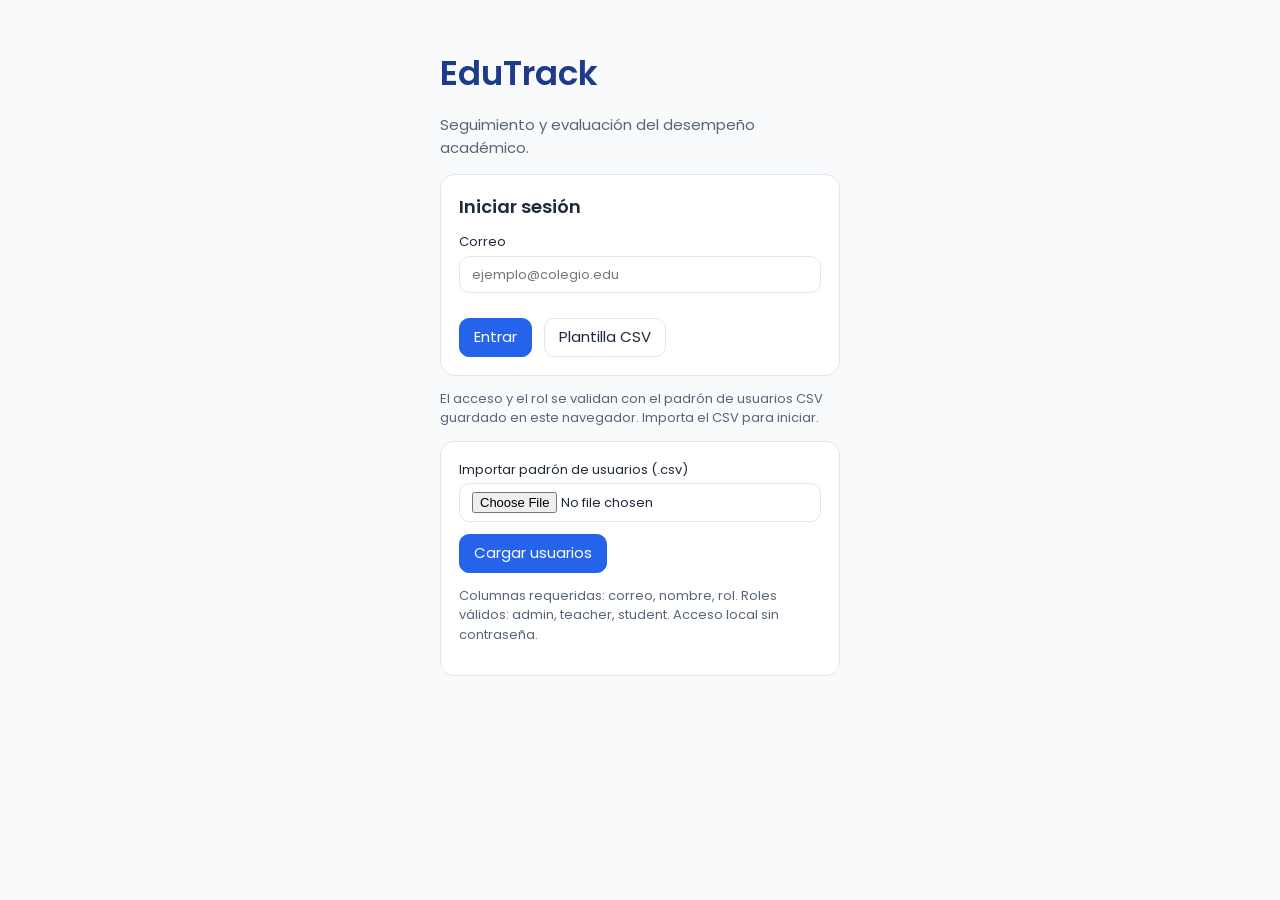
<file: EduTrsck-main/EduTrsck-main/index.html>
<!doctype html>
<html lang="es">
<head>
<meta charset="utf-8">
<meta name="viewport" content="width=device-width,initial-scale=1">
<title>EduTrack — Plataforma educativa</title>
<meta name="description" content="Plataforma educativa para gestión y evaluación académica.">
<link rel="preconnect" href="https://fonts.googleapis.com">
<link rel="preconnect" href="https://fonts.gstatic.com" crossorigin>
<link href="https://fonts.googleapis.com/css2?family=Poppins:wght@400;500;600;700&display=swap" rel="stylesheet">
<style>
:root{--bg:#F8FAFC;--card:#fff;--tx:#1e293b;--mu:#586577;--br:#e2e8f0;--pr:#1E3A8A;--ac:#2563EB;--ok:#15803d;--wa:#b45309;--er:#dc2626}
[data-theme=dark]{--bg:#0f172a;--card:#1e293b;--tx:#e2e8f0;--mu:#a3b1c6;--br:#334155;--pr:#93c5fd;--ac:#3b82f6}
*{box-sizing:border-box}
body{margin:0;font:400 15px/1.5 Poppins,system-ui,sans-serif;background:var(--bg);color:var(--tx)}
h1,h2,h3,h4{margin:0;font-weight:600}
.hidden{display:none!important}
.mu{color:var(--mu)}.sm{font-size:13px}.pr{color:var(--pr)}
button,input,select,textarea{font:inherit;color:inherit}
input,select,textarea{width:100%;padding:8px 12px;border:1px solid var(--br);border-radius:10px;background:var(--card);margin:4px 0 12px}
input[type=checkbox]{width:auto;margin:0 8px 0 0}
label{display:block;font-size:13px}
button{cursor:pointer;padding:7px 14px;border:1px solid var(--br);border-radius:10px;background:var(--card)}
button:hover{border-color:var(--ac)}
.p{background:var(--ac);color:#fff;border-color:var(--ac)}.d{background:var(--er);color:#fff;border-color:var(--er)}
:focus-visible{outline:3px solid #60a5fa;outline-offset:2px}
.card{background:var(--card);border:1px solid var(--br);border-radius:14px;padding:18px}
.grid{display:grid;gap:16px}.g3{grid-template-columns:repeat(auto-fit,minmax(200px,1fr))}.g2{grid-template-columns:repeat(auto-fit,minmax(280px,1fr))}
.row{display:flex;align-items:center;justify-content:space-between;gap:12px;flex-wrap:wrap}.end{justify-content:flex-end}
.big{font-size:32px;font-weight:600;line-height:1.2;margin-top:6px}
table{width:100%;border-collapse:collapse;font-size:14px}
th{text-align:left;font-weight:500;color:var(--mu);font-size:12px;padding-bottom:8px}
td{padding:10px 8px 10px 0;border-top:1px solid var(--br)}
.link{background:none;border:0;padding:0;color:var(--ac);text-decoration:underline}
.b{display:inline-block;padding:1px 10px;border-radius:99px;font-size:12px;border:1px solid currentColor}
.Abierta{color:var(--ok)}.Borrador{color:var(--mu)}.Cerrada{color:var(--wa)}
.bar{display:grid;grid-template-columns:120px 1fr 40px;gap:10px;align-items:center;margin:8px 0;font-size:13px}
.bar div{background:var(--br);border-radius:99px;height:10px;overflow:hidden}.bar i{display:block;height:100%;background:var(--ac)}
#login{max-width:440px;margin:0 auto;padding:48px 20px}
#app{display:flex;min-height:100vh}
#nav{width:260px;flex-shrink:0;background:var(--card);border-right:1px solid var(--br);padding:16px;position:sticky;top:0;height:100vh;overflow:auto}
#nav button{display:flex;justify-content:space-between;width:100%;text-align:left;border:0;background:none;margin:2px 0}
#nav button:hover,#nav [aria-current=page]{background:var(--bg)}
#nav .sub{margin:0 0 6px 12px;padding-left:10px;border-left:2px solid var(--br)}
#nav .sub button{padding:5px 10px;font-size:14px}
.ar{transition:transform .15s}[aria-expanded=true] .ar{transform:rotate(90deg)}
.mn{flex:1;min-width:0;padding:20px 24px 48px}
header{margin-bottom:20px}
#hb{display:none}
.student .t{display:none!important}
.ov{position:fixed;inset:0;background:#0007;display:flex;align-items:center;justify-content:center;padding:16px;z-index:50}
.md{background:var(--card);border-radius:16px;padding:22px;width:100%;max-width:560px;max-height:90vh;overflow:auto}
#toasts{position:fixed;bottom:16px;right:16px;z-index:60;display:grid;gap:8px}
.ts{background:var(--pr);color:var(--bg);padding:10px 16px;border-radius:10px}
@media(max-width:800px){
#hb{display:inline-block}
#nav{position:fixed;left:0;top:0;z-index:30;transform:translateX(-100%);transition:transform .2s;visibility:hidden}
#nav.open{transform:none;visibility:visible}
#scrim{position:fixed;inset:0;background:#0006;z-index:20}
.mn{padding:16px}.bar{grid-template-columns:90px 1fr 36px}}
@media(prefers-reduced-motion:reduce){*{transition:none!important}}
</style>
</head>
<body>
<section id="login">
  <h1 class="pr" style="font-size:34px">EduTrack</h1>
  <p class="mu">Seguimiento y evaluación del desempeño académico.</p>
  <form id="lf" class="card" novalidate>
    <h2 style="font-size:18px;margin-bottom:12px">Iniciar sesión</h2>
    <label>Correo<input id="email" type="email" required autocomplete="email" placeholder="ejemplo@colegio.edu"></label>
    <p id="lerr" class="sm" style="color:var(--er)" role="alert"></p>
    <div class="row" style="justify-content:flex-start"><button class="p">Entrar</button><button type="button" data-act="downloadUsersTemplate">Plantilla CSV</button></div>
  </form>
  <p class="sm mu">El acceso y el rol se validan con el padrón de usuarios CSV guardado en este navegador. Importa el CSV para iniciar.</p>
  <div class="card">
    <label>Importar padrón de usuarios (.csv)<input id="usersCsv" type="file" accept=".csv,text/csv"></label>
    <button class="p" type="button" data-act="importUsers">Cargar usuarios</button>
    <p class="sm mu">Columnas requeridas: correo, nombre, rol. Roles válidos: admin, teacher, student. Acceso local sin contraseña.</p>
  </div>
</section>

<div id="app" class="hidden">
  <div id="scrim" class="hidden" data-act="menu"></div>
  <nav id="nav" aria-label="Principal">
    <div style="margin-bottom:18px"><h2 class="pr" style="font-size:20px">EduTrack</h2><p class="sm mu" style="margin:0">Proyect-UAEH · Demo</p></div>
    <button data-act="nav" data-id="dashboard">🏠 Dashboard</button>
    <button data-act="tog" data-id="s1" aria-expanded="false" aria-controls="s1">📚 Cursos <span class="ar">▸</span></button>
    <div id="s1" class="sub hidden"><button data-act="nav" data-id="courses">Mis cursos</button><button class="t" data-act="newCourse">Nuevo curso</button></div>
    <button data-act="tog" data-id="s2" aria-expanded="false" aria-controls="s2">📝 Actividades <span class="ar">▸</span></button>
    <div id="s2" class="sub hidden"><button data-act="nav" data-id="assignments">Todas las actividades</button><button class="t" data-act="newAssign">Crear actividad</button></div>
    <button data-act="tog" data-id="s3" aria-expanded="false" aria-controls="s3">📊 Reportes <span class="ar">▸</span></button>
    <div id="s3" class="sub hidden"><button data-act="nav" data-id="reports">Desempeño académico</button><button data-act="csv">Exportar CSV</button></div>
    <button data-act="tog" data-id="s4" aria-expanded="false" aria-controls="s4">⚙️ Ajustes <span class="ar">▸</span></button>
    <div id="s4" class="sub hidden"><button data-act="settings">Configuración</button><button data-act="profile">Mi perfil</button></div>
  </nav>
  <div class="mn">
    <header class="row">
      <div class="row" style="justify-content:flex-start">
        <button id="hb" data-act="menu" aria-label="Abrir menú">☰</button>
        <div><h1 id="title" style="font-size:24px">Dashboard</h1><p class="sm mu" style="margin:0">Bienvenido, <span id="uname"></span> · <strong id="urole"></strong></p></div>
      </div>
      <div class="row"><button data-act="theme" aria-label="Cambiar tema">🌓</button><button data-act="out">Cerrar sesión</button></div>
    </header>
    <main id="view" tabindex="-1"></main>
  </div>
</div>
<div id="modal"></div>
<div id="toasts" aria-live="polite"></div>

<script>
/* ===== ESTADO LOCAL: CSV + almacenamiento del navegador ===== */
const KEY='edutrack:ui',DATA_KEY='edutrack:data',$=s=>document.querySelector(s);
const dayStr=n=>{const d=new Date();d.setDate(d.getDate()+n);return d.toISOString().slice(0,10)};
const ui=(()=>{try{return JSON.parse(localStorage.getItem(KEY))||{}}catch(e){return{}}})();
let storageError='';
const stored=(()=>{try{return JSON.parse(localStorage.getItem(DATA_KEY)||'{}')}catch(e){storageError='No se pudieron leer los datos guardados en este navegador. Importa un respaldo CSV para recuperarlos.';return{}}})();
let S={session:null,theme:ui.theme||null,route:ui.route||'dashboard',users:stored.users||[],courses:stored.courses||[],students:stored.students||[],assignments:stored.assignments||[],grades:stored.grades||{}};
const save=()=>{try{localStorage.setItem(KEY,JSON.stringify({theme:S.theme,route:S.route}))}catch(e){toast('No se pudieron guardar las preferencias del navegador.')}};
const saveData=()=>{try{localStorage.setItem(DATA_KEY,JSON.stringify({users:S.users,courses:S.courses,students:S.students,assignments:S.assignments,grades:S.grades}));return true}catch(e){toast('No se pudieron guardar los datos locales. Descarga un respaldo CSV y libera espacio.');return false}};
const uid=()=>Date.now()+Math.floor(Math.random()*1000);
const esc=v=>String(v??'').replace(/[&<>"']/g,c=>({'&':'&amp;','<':'&lt;','>':'&gt;','"':'&quot;',"'":'&#39;'}[c]));
const isAdmin=()=>S.session?.role==='admin';
const isT=()=>S.session?.role==='teacher'||isAdmin();
const cname=id=>S.courses.find(c=>c.id===id)?.nombre||'—';
const avg=a=>a.length?a.reduce((x,y)=>x+y,0)/a.length:null;
const fmt=n=>n==null?'—':n.toFixed(1);
const gOf=aid=>Object.values(S.grades[aid]||{});
const aAvg=aid=>avg(gOf(aid));
const cAvg=cid=>avg(S.assignments.filter(a=>a.courseId===cid).flatMap(a=>gOf(a.id)));
const status=a=>a.status==='Borrador'?'Borrador':a.due<dayStr(0)?'Cerrada':'Abierta';
const myCids=()=>isT()?S.courses.map(c=>c.id):S.students.filter(s=>s.email?.toLowerCase()===S.session?.email).map(s=>s.courseId);
const myGrade=a=>{const s=S.students.find(x=>x.courseId===a.courseId&&x.email?.toLowerCase()===S.session?.email);return s?(S.grades[a.id]||{})[s.id]:undefined};
const vCourses=()=>S.courses.filter(c=>myCids().includes(c.id));
const vAssign=()=>S.assignments.filter(a=>myCids().includes(a.courseId)&&(isT()||a.status==='Publicado'));
const commit=msg=>{save();closeModal();render();if(msg)toast(msg)};
function run(change,msg){
  const previous={users:S.users,courses:S.courses,students:S.students,assignments:S.assignments,grades:S.grades};
  change();
  if(!saveData()){Object.assign(S,previous);return}
  commit(msg);
}
const validEmail=email=>/^[^\s@]+@[^\s@]+\.[^\s@]+$/.test(email);
function parseCSV(text){
  const rows=[];let row=[],cell='',quoted=false;
  for(let i=0;i<text.length;i++){
    const ch=text[i];
    if(quoted){
      if(ch==='"'&&text[i+1]==='"'){cell+='"';i++}
      else if(ch==='"')quoted=false;
      else cell+=ch;
    }else if(ch==='"')quoted=true;
    else if(ch===','){row.push(cell);cell=''}
    else if(ch==='\n'||ch==='\r'){
      if(ch==='\r'&&text[i+1]==='\n')i++;
      row.push(cell);if(row.some(v=>v.trim()))rows.push(row);
      row=[];cell='';
    }else cell+=ch;
  }
  if(quoted)throw new Error('El CSV tiene una comilla sin cerrar.');
  row.push(cell);if(row.some(v=>v.trim()))rows.push(row);
  return rows;
}
const headerKey=value=>String(value||'').replace(/^\uFEFF/,'').trim().toLowerCase().normalize('NFD').replace(/[\u0300-\u036f]/g,'');
function parseUsersCSV(text){
  const rows=parseCSV(text);
  if(rows.length<2)throw new Error('El CSV no contiene usuarios.');
  const headers=rows[0].map(headerKey),column=names=>headers.findIndex(h=>names.includes(h));
  const emailCol=column(['email','correo']),nameCol=column(['nombre','name']),roleCol=column(['role','rol']),typeCol=column(['tipo','type']);
  if(emailCol<0||roleCol<0)throw new Error('El CSV debe incluir las columnas correo/email y rol/role.');
  const users=[],seen=new Set();
  for(const row of rows.slice(1)){
    const kind=typeCol<0?'':headerKey(row[typeCol]);
    if(typeCol>=0&&!['usuario','user','users'].includes(kind))continue;
    const email=String(row[emailCol]||'').trim().toLowerCase();
    const roleRaw=headerKey(row[roleCol]);
    const role=({admin:'admin',administrador:'admin',teacher:'teacher',docente:'teacher',student:'student',estudiante:'student'})[roleRaw];
    if(!validEmail(email))throw new Error(`Correo inválido en la fila ${users.length+2}.`);
    if(!role)throw new Error(`Rol inválido en la fila ${users.length+2}. Usa admin, teacher o student.`);
    if(seen.has(email))throw new Error(`El correo ${email} está repetido en el CSV.`);
    seen.add(email);users.push({email,role,nombre:String(row[nameCol]||email).trim()||email});
  }
  if(!users.some(user=>user.role==='admin'))throw new Error('El padrón debe incluir al menos un usuario con rol admin.');
  return users;
}
const csvCell=value=>`"${String(value??'').replace(/^([=+\-@])/, "'$1").replace(/"/g,'""')}"`;
function downloadCSV(filename,rows){
  const content='\uFEFF'+rows.map(row=>row.map(csvCell).join(',')).join('\r\n');
  const url=URL.createObjectURL(new Blob([content],{type:'text/csv;charset=utf-8'}));
  const link=document.createElement('a');link.href=url;link.download=filename;link.click();
  setTimeout(()=>URL.revokeObjectURL(url),500);
}
function exportDataCSV(){
  const headers=['tipo','email','role','nombre','id','grupo','descripcion','courseId','title','due','status','assignmentId','studentId','nota'];
  const rows=[headers,
    ...S.users.map(u=>['usuario',u.email,u.role,u.nombre]),
    ...S.courses.map(c=>['curso','','',c.nombre,c.id,c.grupo,c.descripcion]),
    ...S.students.map(s=>['alumno',s.email,'',s.nombre,s.id,'','',s.courseId]),
    ...S.assignments.map(a=>['actividad','','','',a.id,'','',a.courseId,a.title,a.due,a.status]),
    ...Object.entries(S.grades).flatMap(([assignmentId,grades])=>Object.entries(grades).map(([studentId,nota])=>['calificacion','','','', '', '', '', '', '', '', '',assignmentId,studentId,nota]))
  ];
  downloadCSV('respaldo-edutrack.csv',rows);
}
function importDataCSV(text){
  const rows=parseCSV(text);
  if(rows.length<2)throw new Error('El respaldo CSV está vacío.');
  const headers=rows[0].map(headerKey),idx=name=>headers.indexOf(headerKey(name));
  if(idx('tipo')<0)throw new Error('El respaldo debe tener una columna tipo.');
  const value=(row,name)=>String(row[idx(name)]||'').replace(/^'(?=[=+\-@])/,'');
  const data={users:[],courses:[],students:[],assignments:[],grades:{}};
  for(const row of rows.slice(1)){
    const type=headerKey(value(row,'tipo'));
    if(type==='usuario'||type==='user'){
      const email=value(row,'email').trim().toLowerCase(),role=headerKey(value(row,'role'));
      if(!validEmail(email)||!['admin','teacher','student'].includes(role))throw new Error('El respaldo contiene un usuario inválido.');
      data.users.push({email,role,nombre:value(row,'nombre')||email});
    }else if(type==='curso'){
      data.courses.push({id:Number(value(row,'id')),nombre:value(row,'nombre'),grupo:value(row,'grupo'),descripcion:value(row,'descripcion')});
    }else if(type==='alumno'){
      data.students.push({id:Number(value(row,'id')),nombre:value(row,'nombre'),email:value(row,'email').trim().toLowerCase(),courseId:Number(value(row,'courseId'))});
    }else if(type==='actividad'){
      data.assignments.push({id:Number(value(row,'id')),title:value(row,'title'),courseId:Number(value(row,'courseId')),due:value(row,'due'),status:value(row,'status')});
    }else if(type==='calificacion'){
      const assignmentId=value(row,'assignmentId'),studentId=value(row,'studentId'),grade=Number(value(row,'nota'));
      if(!(grade>=0&&grade<=10))throw new Error('El respaldo contiene una calificación fuera del rango 0–10.');
      (data.grades[assignmentId]??={})[studentId]=grade;
    }
  }
  if(!data.users.some(user=>user.role==='admin'))throw new Error('El respaldo debe incluir al menos un usuario admin.');
  if(data.courses.some(c=>!c.id||!c.nombre||!c.grupo)||data.students.some(s=>!s.id||!data.courses.some(c=>c.id===s.courseId))||data.assignments.some(a=>!a.id||!data.courses.some(c=>c.id===a.courseId)))throw new Error('El respaldo tiene registros incompletos o referencias inválidas.');
  if(data.assignments.some(a=>!['Borrador','Publicado'].includes(a.status)))throw new Error('El respaldo contiene un estado de actividad inválido.');
  if(data.assignments.some(a=>Object.keys(data.grades[a.id]||{}).some(studentId=>!data.students.some(student=>String(student.id)===studentId&&student.courseId===a.courseId))))throw new Error('El respaldo contiene calificaciones sin alumno o actividad válida.');
  S.users=data.users;S.courses=data.courses;S.students=data.students;S.assignments=data.assignments;S.grades=data.grades;
}

/* ===== UI BASE ===== */
function toast(m){const t=document.createElement('div');t.className='ts';t.textContent=m;$('#toasts').append(t);setTimeout(()=>t.remove(),3200)}
let lastFocus;
function modal(title,body,mount){
  closeModal(false);lastFocus=document.activeElement;
  $('#modal').innerHTML=`<div class="ov"><div class="md" role="dialog" aria-modal="true" aria-labelledby="mt"><div class="row"><h2 id="mt" style="font-size:18px">${esc(title)}</h2><button data-act="close" aria-label="Cerrar">✕</button></div><div style="margin-top:12px">${body}</div></div></div>`;
  mount?.($('#modal'));
  ($('#modal input,#modal select,#modal textarea')||$('#modal .p')||$('#modal button')).focus();
}
function closeModal(back=true){$('#modal').innerHTML='';if(back)lastFocus?.focus?.()}
function formModal(title,fields,onSubmit,label='Guardar'){
  modal(title,`<form id="f">${fields}<div class="row end"><button type="button" data-act="close">Cancelar</button><button class="p">${label}</button></div></form>`,r=>
    r.querySelector('#f').addEventListener('submit',e=>{e.preventDefault();const err=onSubmit(new FormData(e.target));if(err)toast(err)}));
}
const fld=(l,n,v='',a='')=>`<label>${l}<input name="${n}" value="${esc(v)}" ${a}></label>`;
document.addEventListener('keydown',e=>{
  if(!$('#modal .md'))return;
  if(e.key==='Escape')return closeModal();
  if(e.key==='Tab'){const f=[...$('#modal .md').querySelectorAll('button,input,select,textarea')].filter(x=>!x.disabled);
    if(!f.length)return;const i=f.indexOf(document.activeElement);
    if(e.shiftKey&&i<=0){e.preventDefault();f.at(-1).focus()}else if(!e.shiftKey&&i===f.length-1){e.preventDefault();f[0].focus()}}
});
document.addEventListener('click',e=>{
  if(e.target.classList.contains('ov'))return closeModal();
  const b=e.target.closest('[data-act]');if(!b)return;
  const v=b.dataset.id;A[b.dataset.act]?.(/^\d+$/.test(v||'')?+v:v,b);
});

/* ===== VISTAS ===== */
const badge=a=>`<span class="b ${status(a)}">${status(a)}</span>`;
const views={
dashboard:{t:'Dashboard',f(){
  const as=vAssign(),cs=vCourses();
  const al=isT()?S.students.length:cs.length;
  const prom=isT()?avg(Object.values(S.grades).flatMap(g=>Object.values(g))):avg(as.flatMap(a=>{const g=myGrade(a);return g==null?[]:[g]}));
  const st=(t,n,s)=>`<div class="card"><h3 style="font-size:15px;font-weight:500">${t}</h3><p class="big">${n}</p><p class="sm mu" style="margin:0">${s}</p></div>`;
  const rows=[...as].sort((a,b)=>b.due.localeCompare(a.due)).slice(0,5).map(a=>`<tr><td><button class="link" data-act="openAssign" data-id="${a.id}">${esc(a.title)}</button></td><td>${esc(cname(a.courseId))}</td><td>${a.due}</td><td>${badge(a)}</td></tr>`).join('');
  return `<div class="grid g3" style="margin-bottom:16px">${st(isT()?'Alumnos':'Mis cursos',al,isT()?'En tus cursos':'Inscritos')+st('Actividades',as.length,isT()?`${as.filter(a=>a.status==='Publicado').length} publicadas`:'Publicadas para ti')+st(isT()?'Promedio general':'Mi promedio',fmt(prom),'Escala 0-10')}</div>
  <div class="grid g2"><div class="card"><div class="row" style="margin-bottom:10px"><h3>Tareas recientes</h3><button class="link t" data-act="newAssign">+ Crear actividad</button></div>${rows?`<div style="overflow-x:auto"><table><thead><tr><th scope="col">Título</th><th scope="col">Curso</th><th scope="col">Entrega</th><th scope="col">Estado</th></tr></thead><tbody>${rows}</tbody></table></div>`:'<p class="mu">Aún no hay actividades.</p>'}</div>
  <div class="card"><h3 style="margin-bottom:10px">Resumen por grupo</h3>${cs.length?cs.map(c=>`<p style="margin:0 0 10px"><strong>${esc(c.grupo)}</strong> · ${esc(c.nombre)}<br><span class="sm mu">Promedio: ${fmt(cAvg(c.id))} · ${S.students.filter(s=>s.courseId===c.id).length} alumnos</span></p>`).join(''):'<p class="mu">Sin cursos todavía.</p>'}</div></div>`}},
courses:{t:'Cursos',f(){
  const cs=vCourses();
  return `<div class="card"><div class="row" style="margin-bottom:14px"><h3>Mis cursos</h3><button class="p t" data-act="newCourse">+ Nuevo curso</button></div>
  <div class="grid g3">${cs.length?cs.map(c=>`<div class="card"><h4 class="pr">${esc(c.nombre)}</h4><p class="sm mu" style="margin:0">Grupo: ${esc(c.grupo)} · ${S.students.filter(s=>s.courseId===c.id).length} alumnos</p><p style="margin:8px 0">${esc(c.descripcion)}</p><div class="row" style="justify-content:flex-start"><button data-act="viewCourse" data-id="${c.id}">Ver</button><button class="p t" data-act="editCourse" data-id="${c.id}">Editar</button><button class="d t" data-act="delCourse" data-id="${c.id}">Eliminar</button></div></div>`).join(''):'<p class="mu">Todavía no hay cursos. Usa “Nuevo curso” para agregar uno.</p>'}</div></div>`}},
assignments:{t:'Actividades',f(){
  const as=vAssign();
  return `<div class="card"><div class="row" style="margin-bottom:14px"><h3>Todas las actividades</h3><div class="row"><input id="q" placeholder="Buscar actividad..." aria-label="Buscar actividad" style="margin:0;width:220px"><button class="p t" data-act="newAssign">+ Crear</button></div></div>
  <div id="ac" class="grid g2">${as.map(a=>`<div class="card" data-s="${esc((a.title+' '+cname(a.courseId)).toLowerCase())}"><h4>${esc(a.title)}</h4><p class="sm mu" style="margin:2px 0 10px">${esc(cname(a.courseId))} · Entrega: ${a.due} ${badge(a)}</p><button data-act="openAssign" data-id="${a.id}">Abrir</button></div>`).join('')}</div>
  <p id="none" class="mu ${as.length?'hidden':''}">No hay actividades que mostrar.</p></div>`},
  m(){$('#q').addEventListener('input',e=>{const q=e.target.value.toLowerCase();let n=0;document.querySelectorAll('#ac>[data-s]').forEach(c=>{const h=!c.dataset.s.includes(q);c.classList.toggle('hidden',h);if(!h)n++});$('#none').classList.toggle('hidden',n>0||!$('#ac').children.length&&false)})}},
reports:{t:'Reportes',f(){
  return `<div class="card" style="margin-bottom:16px"><h3 style="margin-bottom:10px">Reportes de desempeño</h3><div class="grid g3"><label>Curso<select id="rc"><option value="">Todos</option>${vCourses().map(c=>`<option value="${c.id}" ${rf.c==c.id?'selected':''}>${esc(c.nombre)}</option>`).join('')}</select></label><label>Entrega desde<input type="date" id="rd" value="${rf.from}"></label><div style="align-self:end;margin-bottom:12px"><button class="p" data-act="csv">Descargar CSV</button></div></div></div><div id="rep">${repBody()}</div>`},
  m(){const u=()=>{rf.c=$('#rc').value;rf.from=$('#rd').value;$('#rep').innerHTML=repBody()};$('#rc').addEventListener('change',u);$('#rd').addEventListener('change',u)}}
};
const rf={c:'',from:''};
const repRows=()=>vAssign().filter(a=>(!rf.c||a.courseId==rf.c)&&(!rf.from||a.due>=rf.from)).sort((a,b)=>a.due.localeCompare(b.due)).map(a=>[a.title,cname(a.courseId),a.due,status(a),isT()?aAvg(a.id):myGrade(a)]);
function repBody(){
  const rows=repRows(),bars=vCourses().filter(c=>!rf.c||c.id==rf.c);
  return `<div class="card" style="margin-bottom:16px"><h3 style="margin-bottom:6px">Promedio por curso</h3>${bars.map(c=>{const v=cAvg(c.id);return `<div class="bar"><span>${esc(c.nombre)}</span><div><i style="width:${(v||0)*10}%"></i></div><b>${fmt(v)}</b></div>`}).join('')||'<p class="mu">Sin cursos.</p>'}</div>
  <div class="card" style="overflow-x:auto">${rows.length?`<table><thead><tr><th scope="col">Actividad</th><th scope="col">Curso</th><th scope="col">Entrega</th><th scope="col">Estado</th><th scope="col">${isT()?'Promedio':'Mi nota'}</th></tr></thead><tbody>${rows.map(r=>`<tr><td>${esc(r[0])}</td><td>${esc(r[1])}</td><td>${r[2]}</td><td>${r[3]}</td><td>${fmt(r[4]??null)}</td></tr>`).join('')}</tbody></table>`:'<p class="mu">No hay datos con estos filtros.</p>'}</div>`;
}

function render(){
  const on=!!S.session;
  document.documentElement.dataset.theme=S.theme||(matchMedia('(prefers-color-scheme: dark)').matches?'dark':'light');
  $('#login').classList.toggle('hidden',on);$('#app').classList.toggle('hidden',!on);
  if(!on)return;
  document.body.classList.toggle('student',!isT());
  $('#uname').textContent=S.session.name;$('#urole').textContent=isAdmin()?'Administrador':isT()?'Docente':'Estudiante';
  if(!views[S.route])S.route='dashboard';
  const R=views[S.route];$('#title').textContent=R.t;$('#view').innerHTML=R.f();R.m?.();
  document.querySelectorAll('[data-act=nav]').forEach(b=>b.setAttribute('aria-current',b.dataset.id===S.route?'page':'false'));
}

/* ===== ACCIONES ===== */
const closeMenu=()=>{$('#nav').classList.remove('open');$('#scrim').classList.add('hidden')};
const need=()=>isT()||(toast('Solo el docente o el administrador pueden hacer esto.'),false);
const A={
  nav(r){S.route=r;save();closeMenu();render()},
  tog(id,b){const h=document.getElementById(id).classList.toggle('hidden');b.setAttribute('aria-expanded',!h)},
  menu(){const o=$('#nav').classList.toggle('open');$('#scrim').classList.toggle('hidden',!o)},
  close(){closeModal()},
  theme(){S.theme=document.documentElement.dataset.theme==='dark'?'light':'dark';save();render()},
  
  out(){S.session=null;closeModal(false);closeMenu();$('#lf').reset();render()},
  newCourse(){need()&&courseForm()},editCourse(id){need()&&courseForm(id)},
  delCourse(id){if(!need())return;const c=S.courses.find(x=>x.id===id);
    if(c&&confirm(`¿Eliminar el curso "${c.nombre}" con sus alumnos, actividades y calificaciones?`)){
      run(()=>{const studentIds=S.students.filter(s=>s.courseId===id).map(s=>s.id),assignmentIds=S.assignments.filter(a=>a.courseId===id).map(a=>a.id);
        S.students=S.students.filter(s=>s.courseId!==id);S.assignments=S.assignments.filter(a=>a.courseId!==id);S.courses=S.courses.filter(x=>x.id!==id);
        studentIds.forEach(studentId=>Object.values(S.grades).forEach(grades=>delete grades[studentId]));
        assignmentIds.forEach(assignmentId=>delete S.grades[assignmentId])},'Curso eliminado')}},
  viewCourse(id){const c=S.courses.find(x=>x.id===id);if(!c)return;const st=S.students.filter(s=>s.courseId===id);
    modal(c.nombre,`<p class="sm mu">Grupo: ${esc(c.grupo)}</p><p>${esc(c.descripcion)}</p><h3 style="font-size:15px;margin:12px 0 6px">Alumnos (${st.length})</h3>
    ${st.length?`<ul style="padding:0;list-style:none;margin:0">${st.map(s=>`<li class="row" style="padding:4px 0">${esc(s.nombre)}${isT()?`<button class="d" data-act="delStu" data-id="${s.id}" aria-label="Quitar a ${esc(s.nombre)}">Quitar</button>`:''}</li>`).join('')}</ul>`:'<p class="mu">Aún no hay alumnos en este curso.</p>'}
    ${isT()?`<div class="row" style="margin-top:12px"><input id="ns" placeholder="Nombre del alumno" maxlength="80" aria-label="Nombre del alumno" style="margin:0"><input id="se" type="email" placeholder="Correo (para su acceso)" aria-label="Correo del alumno" style="margin:0"><button class="p" data-act="addStu" data-id="${id}">Agregar</button></div>`:''}`)},
  addStu(id){if(!need())return;const n=$('#ns').value.trim();if(!n)return toast('Escribe el nombre del alumno.');
    const em=$('#se').value.trim().toLowerCase()||'';
    if(em&&!validEmail(em))return toast('Escribe un correo válido.');
    run(()=>{const studentId=uid();S.students.push({id:studentId,nombre:n,email:em,courseId:id});
      if(em&&!S.users.some(user=>user.email===em))S.users.push({email:em,nombre:n,role:'student'})},'Alumno guardado');
    A.viewCourse(id)},
  delStu(id){if(!need())return;const s=S.students.find(x=>x.id===id);if(!s)return;
    run(()=>{S.students=S.students.filter(x=>x.id!==id);Object.values(S.grades).forEach(grades=>delete grades[id])},'Alumno eliminado');A.viewCourse(s.courseId)},
  newAssign(){need()&&assignForm()},editAssign(id){need()&&assignForm(id)},
  delAssign(id){if(!need())return;const a=S.assignments.find(x=>x.id===id);
    if(a&&confirm(`¿Eliminar la actividad "${a.title}" y sus calificaciones?`)){run(()=>{S.assignments=S.assignments.filter(x=>x.id!==id);delete S.grades[id]},'Actividad eliminada')}},
  openAssign(id){const a=S.assignments.find(x=>x.id===id);if(!a)return;
    const mine=myGrade(a);
    modal(a.title,`<p class="sm mu">Curso: ${esc(cname(a.courseId))} · Entrega: ${a.due} ${badge(a)}</p>
    <p>${isT()?`Promedio del grupo: <strong>${fmt(aAvg(id))}</strong> (${gOf(id).length} calificaciones)`:`Mi calificación: <strong>${fmt(mine??null)}</strong>`}</p>
    ${isT()?`<div class="row end"><button class="d" data-act="delAssign" data-id="${id}">Eliminar</button><button data-act="editAssign" data-id="${id}">Editar</button><button class="p" data-act="grade" data-id="${id}">Registrar calificaciones</button></div>`:''}`)},
  grade(id){if(!need())return;const a=S.assignments.find(x=>x.id===id);if(!a)return;
    const st=S.students.filter(s=>s.courseId===a.courseId),g=S.grades[id]||{};
    if(!st.length)return modal('Calificaciones',`<p class="mu">Este curso no tiene alumnos. Agrégalos desde “Ver” en Mis cursos.</p>`);
    formModal('Calificaciones · '+a.title,`<table><tbody>${st.map(s=>`<tr><td>${esc(s.nombre)}</td><td><input type="number" name="${s.id}" min="0" max="10" step="0.1" value="${g[s.id]??''}" aria-label="Nota de ${esc(s.nombre)}" style="width:90px;margin:0"></td></tr>`).join('')}</tbody></table><p class="sm mu">Deja vacío si aún no hay nota (0 a 10).</p>`,f=>{
      const out={};for(const s of st){const v=f.get(String(s.id));if(v==='')continue;const n=Number(v);if(!(n>=0&&n<=10))return 'Ingresa calificaciones entre 0 y 10.';out[s.id]=n}
      run(()=>{S.grades[id]=out},'Calificaciones guardadas')})},
  csv(){const q=s=>`"${String(s??'').replace(/^[=+\-@]/,"'$&").replace(/"/g,'""')}"`;
    const rows=[['Actividad','Curso','Entrega','Estado',isT()?'Promedio':'Mi nota'],...repRows().map(r=>[...r.slice(0,4),r[4]==null?'':r[4].toFixed(1)])];
    const u=URL.createObjectURL(new Blob(['\uFEFF'+rows.map(r=>r.map(q).join(',')).join('\n')],{type:'text/csv;charset=utf-8'}));
    const a=document.createElement('a');a.href=u;a.download='reporte-edutrack.csv';a.click();setTimeout(()=>URL.revokeObjectURL(u),500);toast('CSV descargado')},
  profile(){modal('Mi perfil',`<p><strong>${esc(S.session.name)}</strong></p><p class="mu">${esc(S.session.email)}<br>Rol: ${isAdmin()?'Administrador':isT()?'Docente':'Estudiante'}</p>`)},
  settings(){modal('Configuración',`<label>Tema<select id="th"><option value="">Automático</option><option value="light" ${S.theme==='light'?'selected':''}>Claro</option><option value="dark" ${S.theme==='dark'?'selected':''}>Oscuro</option></select></label>
    ${isAdmin()?`<hr><h3 style="font-size:15px;margin-bottom:8px">Respaldo CSV local</h3><button class="p" data-act="backupCsv">Descargar respaldo completo</button><label style="margin-top:12px">Restaurar respaldo CSV<input id="backupCsv" type="file" accept=".csv,text/csv"></label><button data-act="importBackup">Importar respaldo completo</button><p class="sm mu">El respaldo incluye usuarios, cursos, alumnos, actividades y calificaciones.</p><hr><label>Actualizar padrón de usuarios<input id="usersCsvSettings" type="file" accept=".csv,text/csv"></label><button data-act="importUsers">Cargar padrón CSV</button>`:''}
    `,r=>r.querySelector('#th').addEventListener('change',e=>{S.theme=e.target.value||null;save();render()}))},
  downloadUsersTemplate(){downloadCSV('usuarios-edutrack.csv',[['correo','nombre','rol'],['admin@ejemplo.com','Administrador','admin'],['docente@ejemplo.com','Docente','teacher'],['alumno@ejemplo.com','Estudiante','student']]);toast('Plantilla CSV descargada. Sustituye los correos de ejemplo.')},
  async importUsers(){
    if(S.session&&!isAdmin())return toast('Solo el administrador puede actualizar el padrón.');
    const file=$('#usersCsvSettings')?.files?.[0]||$('#usersCsv')?.files?.[0];
    if(!file)return toast('Selecciona el CSV de usuarios.');
    try{
      const users=parseUsersCSV(await file.text()),previous=S.users;
      S.users=users;
      if(!saveData()){S.users=previous;return}
      if(S.session){const current=users.find(user=>user.email===S.session.email);if(!current)S.session=null;else S.session={...S.session,id:current.email,email:current.email,role:current.role,name:current.nombre}}
      commit('Padrón de usuarios guardado');
    }catch(error){toast(error.message||'No se pudo leer el CSV de usuarios.')}
  },
  backupCsv(){exportDataCSV();toast('Respaldo CSV descargado')},
  async importBackup(){
    if(!isAdmin())return toast('Solo el administrador puede restaurar un respaldo.');
    const file=$('#backupCsv')?.files?.[0];if(!file)return toast('Selecciona el archivo de respaldo CSV.');
    const previous={users:S.users,courses:S.courses,students:S.students,assignments:S.assignments,grades:S.grades};
    try{
      importDataCSV(await file.text());
      if(!saveData()){Object.assign(S,previous);return}
      const current=S.users.find(user=>user.email===S.session.email);
      if(!current){S.session=null}else S.session={...S.session,role:current.role,name:current.nombre};
      commit('Respaldo restaurado desde CSV');
    }catch(error){Object.assign(S,previous);toast(error.message||'No se pudo restaurar el respaldo CSV.')}
  },
  
};
function courseForm(id){
  const c=S.courses.find(x=>x.id===id)||{};
  formModal(id?'Editar curso':'Nuevo curso',fld('Nombre del curso','nombre',c.nombre,'required maxlength=100 placeholder="Ej. Matemáticas I"')+fld('Grupo','grupo',c.grupo,'required maxlength=30 placeholder="Ej. 1° A"')+`<label>Descripción<textarea name="descripcion" maxlength="500">${esc(c.descripcion)}</textarea></label>`,f=>{
    const d={nombre:f.get('nombre').trim(),grupo:f.get('grupo').trim(),descripcion:f.get('descripcion').trim()};
    if(!d.nombre||!d.grupo)return 'Escribe el nombre y el grupo.';
    run(()=>{if(id){Object.assign(S.courses.find(x=>x.id===id),d)}else S.courses.push({id:uid(),...d,owner:S.session.id})},'Curso guardado')},id?'Actualizar':'Guardar');
}
function assignForm(id){
  if(!S.courses.length)return toast('Primero crea un curso.');
  const a=S.assignments.find(x=>x.id===id)||{courseId:S.courses[0].id,status:'Borrador',due:dayStr(7)};
  formModal(id?'Editar actividad':'Nueva actividad',fld('Título','title',a.title,'required maxlength=120')+
    `<label>Curso<select name="courseId">${S.courses.map(c=>`<option value="${c.id}" ${c.id===a.courseId?'selected':''}>${esc(c.nombre)}</option>`).join('')}</select></label>`+
    fld('Fecha de entrega','due',a.due,'type=date required')+
    `<label>Estado<select name="status"><option ${a.status==='Borrador'?'selected':''}>Borrador</option><option ${a.status==='Publicado'?'selected':''}>Publicado</option></select></label>`,f=>{
    const d={title:f.get('title').trim(),courseId:+f.get('courseId'),due:f.get('due'),status:f.get('status')};
    if(!d.title||!d.due)return 'Escribe el título y la fecha de entrega.';
    run(()=>{if(id){Object.assign(S.assignments.find(x=>x.id===id),d)}else S.assignments.push({id:uid(),...d})},'Actividad guardada')},id?'Actualizar':'Crear actividad');
}

/* ===== ACCESO LOCAL POR PADRÓN CSV ===== */
function auth(){
  const email=$('#email').value.trim().toLowerCase(),err=$('#lerr');err.textContent='';
  if(!validEmail(email))return err.textContent='Escribe un correo válido.';
  if(!S.users.length)return err.textContent='Primero importa un padrón CSV con al menos un usuario admin.';
  const user=S.users.find(item=>item.email===email);
  if(!user)return err.textContent='Ese correo no aparece en el padrón CSV de este navegador.';
  S.session={id:user.email,email:user.email,role:user.role,name:user.nombre||user.email};
  render();
}
$('#lf').addEventListener('submit',e=>{e.preventDefault();auth()});
if(storageError)$('#lerr').textContent=storageError;
render();
</script>
</body>
</html>
</file>
